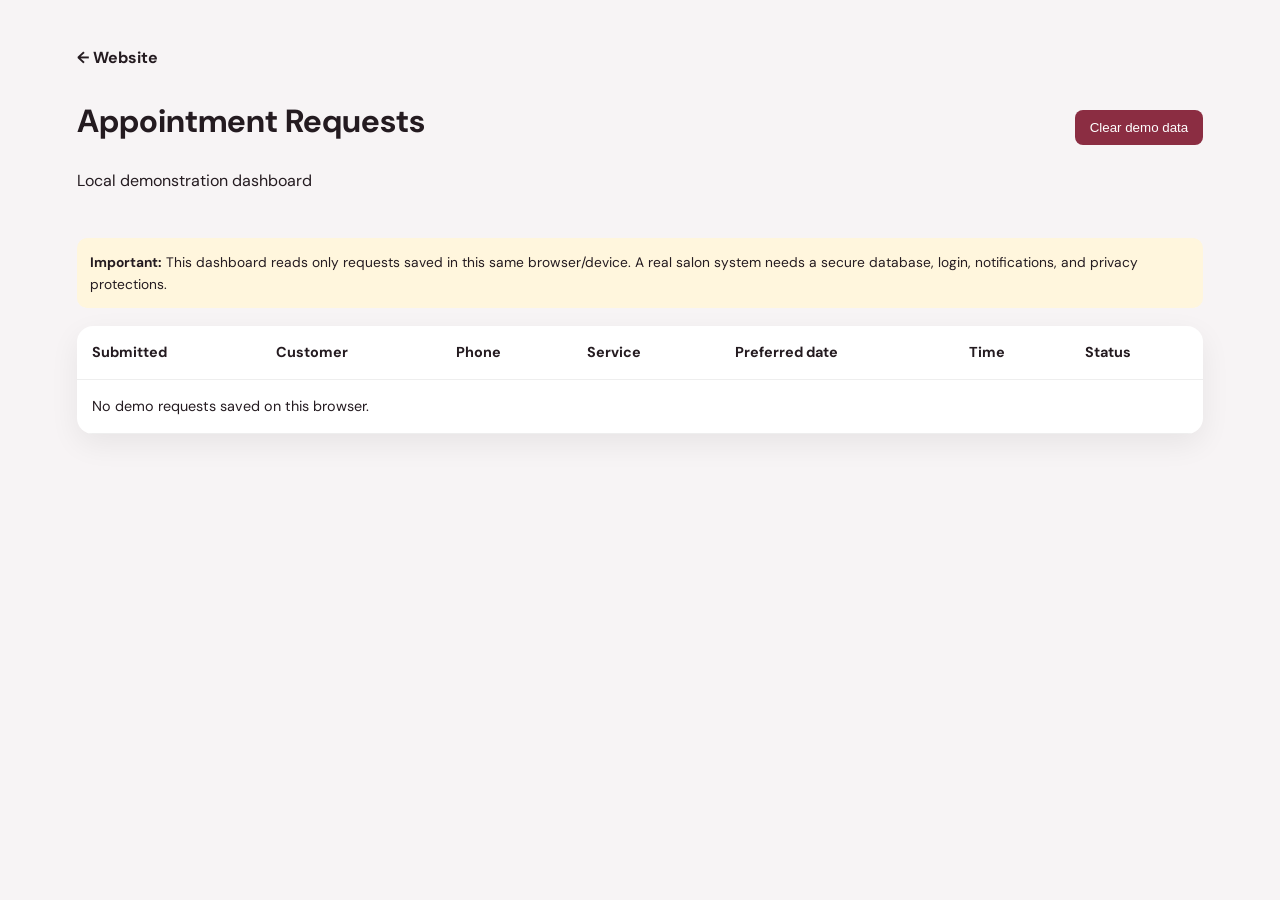
<file: admin.html>
<!doctype html><html lang="en"><head><meta charset="utf-8"><meta name="viewport" content="width=device-width,initial-scale=1"><title>Booking Demo Dashboard</title><link href="https://fonts.googleapis.com/css2?family=DM+Sans:wght@400;500;600;700&family=Playfair+Display:wght@600;700&display=swap" rel="stylesheet"><link rel="stylesheet" href="assets/style.css"></head><body><main class="dashboard"><div class="dash-head"><div><a class="back" href="index.html">← Website</a><h1>Appointment Requests</h1><p>Local demonstration dashboard</p></div><button class="danger" id="clear">Clear demo data</button></div><div class="notice"><strong>Important:</strong> This dashboard reads only requests saved in this same browser/device. A real salon system needs a secure database, login, notifications, and privacy protections.</div><div class="table-wrap"><table class="table"><thead><tr><th>Submitted</th><th>Customer</th><th>Phone</th><th>Service</th><th>Preferred date</th><th>Time</th><th>Status</th></tr></thead><tbody id="rows"></tbody></table></div></main><script src="assets/admin.js"></script></body></html>
</file>
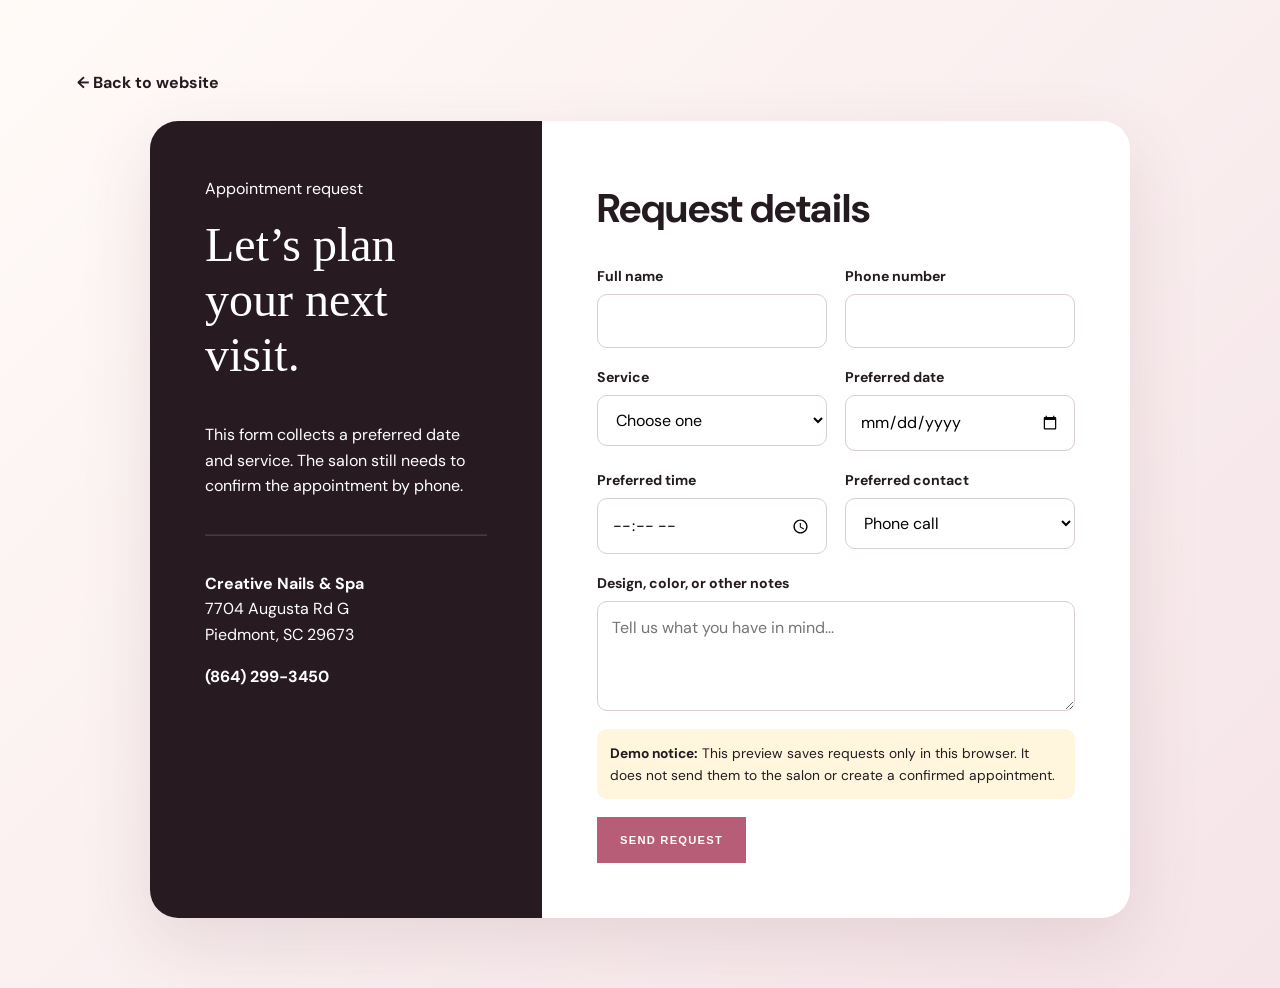
<file: booking.html>
<!doctype html><html lang="en"><head><meta charset="utf-8"><meta name="viewport" content="width=device-width,initial-scale=1"><title>Request an Appointment | Creative Nails & Spa</title><link rel="preconnect" href="https://fonts.googleapis.com"><link rel="preconnect" href="https://fonts.gstatic.com" crossorigin><link href="https://fonts.googleapis.com/css2?family=DM+Sans:wght@400;500;600;700&family=Playfair+Display:wght@600;700&display=swap" rel="stylesheet"><link rel="stylesheet" href="assets/style.css"></head><body><main class="form-page"><a class="back" href="index.html">← Back to website</a><section class="form-shell"><div class="form-info"><p class="eyebrow">Appointment request</p><h1>Let’s plan your next visit.</h1><p>This form collects a preferred date and service. The salon still needs to confirm the appointment by phone.</p><hr style="border-color:#ffffff22;margin:35px 0"><p><strong>Creative Nails & Spa</strong><br>7704 Augusta Rd G<br>Piedmont, SC 29673</p><p><strong>(864) 299-3450</strong></p></div><div class="form-card"><h2 style="font-size:2.5rem;margin-bottom:25px">Request details</h2><form id="bookingForm"><div class="form-grid"><div class="field"><label for="name">Full name</label><input id="name" name="name" required></div><div class="field"><label for="phone">Phone number</label><input id="phone" name="phone" type="tel" required></div><div class="field"><label for="service">Service</label><select id="service" name="service" required><option value="">Choose one</option><option>Manicure</option><option>Gel manicure</option><option>Full set / nail enhancements</option><option>Pedicure</option><option>Deluxe pedicure</option><option>Waxing</option><option>Other</option></select></div><div class="field"><label for="date">Preferred date</label><input id="date" name="date" type="date" required></div><div class="field"><label for="time">Preferred time</label><input id="time" name="time" type="time" required></div><div class="field"><label for="contact">Preferred contact</label><select id="contact" name="contact"><option>Phone call</option><option>Text message</option></select></div><div class="field full"><label for="notes">Design, color, or other notes</label><textarea id="notes" name="notes" placeholder="Tell us what you have in mind..."></textarea></div></div><div class="notice"><strong>Demo notice:</strong> This preview saves requests only in this browser. It does not send them to the salon or create a confirmed appointment.</div><button class="btn primary" type="submit" style="border:0;cursor:pointer">Send request</button><div class="success" id="success">Your demo request was saved. The appointment is not confirmed until the salon contacts you.</div></form></div></section></main><script src="assets/booking.js"></script></body></html>
</file>
<file: assets/style.css>
:root{--ink:#241b20;--muted:#776b70;--cream:#fffaf7;--paper:#fffefe;--rose:#b85d78;--rose-dark:#8b3d59;--pink:#f5e4e8;--blush:#ead1d8;--gold:#b18a59;--dark:#271b21;--line:rgba(36,27,32,.13);--serif:'Italiana',serif;--sans:'DM Sans',sans-serif}*{box-sizing:border-box}html{scroll-behavior:smooth;scroll-padding-top:88px}body{margin:0;font-family:var(--sans);color:var(--ink);background:var(--cream);line-height:1.6;overflow-x:hidden}body.menu-open{overflow:hidden}img{display:block;width:100%}a{color:inherit}h1,h2,h3,p{margin-top:0}.page-loader{position:fixed;inset:0;background:var(--dark);display:grid;place-items:center;z-index:999;transition:opacity .7s ease,visibility .7s}.page-loader span{font:4rem var(--serif);color:#fff;animation:pulse 1s ease-in-out infinite alternate}.loaded .page-loader{opacity:0;visibility:hidden}@keyframes pulse{to{opacity:.45;letter-spacing:.08em}}
.site-header{height:86px;padding:0 5vw;display:flex;align-items:center;justify-content:space-between;position:fixed;inset:0 0 auto;background:transparent;z-index:50;transition:.35s ease}.site-header.scrolled{height:72px;background:rgba(255,250,247,.88);backdrop-filter:blur(18px);border-bottom:1px solid var(--line)}.brand{display:flex;align-items:center;gap:12px;text-decoration:none}.brand-mark{width:40px;height:40px;border:1px solid currentColor;border-radius:50%;display:grid;place-items:center;font:1.35rem var(--serif)}.brand-copy{display:grid;line-height:1}.brand-copy strong{font:1.32rem var(--serif);letter-spacing:.04em}.brand-copy small{text-transform:uppercase;letter-spacing:.25em;font-size:.52rem;margin-top:6px}.site-header nav{display:flex;align-items:center;gap:30px}.site-header nav>a{font-size:.79rem;text-transform:uppercase;letter-spacing:.12em;text-decoration:none;font-weight:600;position:relative}.site-header nav>a:not(.nav-cta):after{content:"";position:absolute;left:0;bottom:-7px;width:0;height:1px;background:var(--rose);transition:.25s}.site-header nav>a:hover:after{width:100%}.nav-cta{padding:12px 18px;background:var(--dark);color:#fff}.nav-cta span,.btn span{margin-left:10px}.menu{display:none;width:44px;height:44px;border:0;background:transparent;padding:10px}.menu span{display:block;height:1px;background:var(--ink);margin:7px 0;transition:.25s}
.hero{min-height:100svh;display:grid;grid-template-columns:1fr .88fr;align-items:center;gap:7vw;padding:130px 6vw 70px;position:relative;overflow:hidden;background:radial-gradient(circle at 15% 30%,#fff 0 6%,transparent 25%),var(--cream)}.hero-copy{position:relative;z-index:2}.eyebrow-line{display:flex;align-items:center;gap:14px;margin-bottom:25px}.eyebrow-line span{width:48px;height:1px;background:var(--rose)}.eyebrow-line p,.kicker{text-transform:uppercase;letter-spacing:.22em;font-size:.68rem;font-weight:700;color:var(--rose);margin:0}.hero h1,.section h2{font-family:var(--serif);font-weight:400;line-height:.92;letter-spacing:-.025em}.hero h1{font-size:clamp(4.5rem,8.7vw,9rem);margin:0}.hero h1 em,.section h2 em{font-style:italic;color:var(--rose)}.lead{max-width:570px;font-size:1.08rem;color:var(--muted);margin:30px 0}.actions{display:flex;align-items:center;gap:28px;flex-wrap:wrap}.btn{display:inline-flex;align-items:center;justify-content:center;text-decoration:none;text-transform:uppercase;letter-spacing:.11em;font-size:.7rem;font-weight:700;padding:17px 23px;border:1px solid transparent;transition:.3s}.btn.primary{background:var(--rose);color:#fff}.btn.primary:hover{background:var(--rose-dark);transform:translateY(-2px)}.text-link{font-size:.79rem;font-weight:700;text-decoration:none;border-bottom:1px solid var(--line);padding-bottom:5px}.text-link span{margin-left:12px;color:var(--rose)}.hero-proof{display:flex;align-items:center;gap:18px;margin-top:44px;padding-top:25px;border-top:1px solid var(--line);max-width:500px}.proof-rating{display:flex;gap:10px;align-items:center}.proof-rating strong{font:2.2rem var(--serif)}.proof-rating span,.stars{letter-spacing:.08em;color:var(--gold);font-size:.75rem}.proof-copy{display:grid;border-left:1px solid var(--line);padding-left:18px}.proof-copy strong{font-size:.8rem}.proof-copy small{font-size:.69rem;color:var(--muted);margin-top:2px}.hero-visual{position:relative;height:min(72vh,730px);min-height:530px}.hero-image-wrap{height:100%;overflow:hidden;border-radius:49% 49% 5px 5px;box-shadow:0 35px 80px rgba(92,49,62,.18);position:relative}.hero-image-wrap:after{content:"";position:absolute;inset:0;background:linear-gradient(to bottom,transparent 60%,rgba(50,25,35,.16))}.hero-image-wrap img{height:100%;object-fit:cover}.floating-card{position:absolute;background:rgba(255,254,254,.88);backdrop-filter:blur(14px);box-shadow:0 20px 55px rgba(70,39,49,.16);z-index:3}.card-clean{left:-85px;bottom:70px;padding:17px 20px;display:flex;align-items:center;gap:12px}.card-clean>span{width:38px;height:38px;border-radius:50%;display:grid;place-items:center;background:var(--pink);color:var(--rose)}.card-clean div{display:grid}.card-clean strong{font-size:.75rem}.card-clean small{font-size:.64rem;color:var(--muted)}.card-rating{right:-32px;top:74px;padding:19px;display:grid;text-align:center}.card-rating strong{font:2rem var(--serif);line-height:1}.card-rating span{font-size:.58rem;color:var(--gold)}.card-rating small{font-size:.58rem;text-transform:uppercase;letter-spacing:.12em;margin-top:6px}.hero-orbit{position:absolute;right:-70px;bottom:58px;width:130px;height:130px;border:1px solid rgba(36,27,32,.28);border-radius:50%;display:grid;place-items:center;font-size:.55rem;text-transform:uppercase;letter-spacing:.12em;transform:rotate(18deg);background:rgba(255,250,247,.65)}.hero-glow{position:absolute;border-radius:50%;filter:blur(2px);opacity:.5}.glow-one{width:350px;height:350px;background:#f0dbe0;left:-190px;bottom:-130px}.glow-two{width:220px;height:220px;background:#f2e0c8;right:-110px;top:30px}.scroll-cue{position:absolute;bottom:25px;left:6vw;display:flex;align-items:center;gap:10px;text-decoration:none;text-transform:uppercase;letter-spacing:.18em;font-size:.55rem}.scroll-cue span{width:45px;height:1px;background:var(--ink)}
.section{padding:125px 6vw}.welcome{display:grid;grid-template-columns:.25fr 1.15fr .65fr;gap:5vw;align-items:end;background:var(--paper)}.welcome-number{font:5rem var(--serif);color:var(--blush)}.welcome h2,.section-intro h2,.experience h2,.gallery-heading h2,.cta-band h2,.visit h2{font-size:clamp(3.7rem,6vw,6.6rem)}.welcome-text{color:var(--muted);font-size:1rem}.welcome-text p{margin-bottom:32px}.services-section{background:var(--dark);color:#fff}.section-intro{display:grid;grid-template-columns:1fr .55fr;gap:8vw;align-items:end;margin-bottom:70px}.section-intro>p{color:#c9bdc2;max-width:430px}.kicker.light{color:#e9b0c0}.service-row{display:grid;grid-template-columns:70px 1fr auto;align-items:center;gap:25px;padding:29px 4px;border-top:1px solid rgba(255,255,255,.16);text-decoration:none;transition:.3s}.service-row:last-of-type{border-bottom:1px solid rgba(255,255,255,.16)}.service-row:hover{padding-left:20px;background:rgba(255,255,255,.035)}.service-num{font-size:.65rem;color:#dca2b3}.service-row h3{font:2.15rem var(--serif);font-weight:400;margin:0 0 5px}.service-row p{margin:0;color:#b9abb1;font-size:.84rem}.service-arrow{font-size:1.5rem;color:#dca2b3}.service-note{text-align:right;color:#9f9197;font-size:.72rem;margin:22px 0 0}.experience{display:grid;grid-template-columns:1fr 1fr;gap:9vw;align-items:center}.experience-images{height:720px;position:relative}.exp-main{width:79%;height:85%;object-fit:cover}.exp-small{position:absolute;width:46%;height:39%;object-fit:cover;right:0;bottom:0;border:10px solid var(--cream)}.exp-badge{position:absolute;right:3%;top:9%;width:120px;height:120px;border-radius:50%;background:var(--rose);color:#fff;display:grid;place-content:center;text-align:center;box-shadow:0 20px 40px rgba(117,48,70,.2)}.exp-badge strong{font:1.7rem var(--serif)}.exp-badge span{font-size:.58rem;text-transform:uppercase;letter-spacing:.1em}.experience-copy>p:not(.kicker){color:var(--muted);max-width:560px;margin:30px 0 42px}.benefit-grid{display:grid;grid-template-columns:1fr 1fr;gap:0}.benefit-grid div{padding:20px 5px;border-top:1px solid var(--line);display:grid;gap:6px}.benefit-grid span{font-size:.62rem;color:var(--rose)}.benefit-grid strong{font-size:.85rem}.gallery-section{background:#f7eef0}.gallery-heading{display:grid;grid-template-columns:1fr .35fr;align-items:end;margin-bottom:50px}.gallery-heading .kicker{grid-column:1/-1}.gallery-heading>p:last-child{color:var(--muted);font-size:.82rem}.gallery-grid{display:grid;grid-template-columns:1.15fr .85fr .85fr;grid-template-rows:310px 310px;gap:16px}.gallery-item{margin:0;position:relative;overflow:hidden;background:#ddd}.gallery-item.item-tall{grid-row:span 2}.gallery-item.item-wide{grid-column:span 2}.gallery-item img{height:100%;object-fit:cover;transition:transform .7s}.gallery-item:after{content:"";position:absolute;inset:0;background:linear-gradient(to top,rgba(33,18,25,.52),transparent 55%)}.gallery-item:hover img{transform:scale(1.045)}.gallery-item figcaption{position:absolute;z-index:2;left:22px;right:22px;bottom:18px;color:#fff;text-transform:uppercase;letter-spacing:.12em;font-size:.69rem}.gallery-item figcaption span{margin-right:15px;color:#f0bdcb}.review-section{display:grid;grid-template-columns:.42fr 1fr;gap:10vw;align-items:center}.review-score{text-align:center;border-right:1px solid var(--line);padding-right:7vw}.score-label{display:block;text-transform:uppercase;letter-spacing:.2em;font-size:.62rem;color:var(--muted)}.review-score>strong{display:block;font:8rem var(--serif);line-height:1;margin:14px 0}.review-score p{font-size:.75rem;color:var(--muted)}.quote-mark{font:6rem var(--serif);color:var(--blush);line-height:.5}.review-feature blockquote{font:clamp(2.2rem,4.1vw,4.4rem)/1.12 var(--serif);margin:25px 0 30px}.review-feature cite{font-style:normal;text-transform:uppercase;letter-spacing:.13em;font-size:.65rem;color:var(--muted)}.review-dots{display:flex;gap:7px;margin-top:45px}.review-dots span{width:25px;height:2px;background:#d8cdd1}.review-dots .active{background:var(--rose)}.cta-band{position:relative;background:var(--rose);color:#fff;display:grid;grid-template-columns:1fr auto;gap:8vw;align-items:end;overflow:hidden}.cta-band .kicker{color:#f5dce3}.cta-band h2 em{color:#f8dfe5}.cta-action{text-align:right}.btn.cream{background:var(--cream);color:var(--ink)}.cta-action p{font-size:.73rem;margin:18px 0 0;color:#f4dce2}.cta-glow{position:absolute;width:420px;height:420px;border:1px solid rgba(255,255,255,.16);border-radius:50%;right:-170px;top:-220px}.visit{display:grid;grid-template-columns:.78fr 1.22fr;gap:7vw;align-items:center}.visit-details{display:grid;gap:0;margin:45px 0}.visit-details div{display:grid;grid-template-columns:100px 1fr;border-top:1px solid var(--line);padding:17px 0}.visit-details div:last-child{border-bottom:1px solid var(--line)}.visit-details span{text-transform:uppercase;letter-spacing:.15em;font-size:.6rem;color:var(--rose)}.visit-details p{margin:0;font-size:.86rem}.visit-details a{text-decoration:none}.dark-btn{background:var(--dark);color:#fff}.map-shell{height:590px;position:relative}.map{width:100%;height:100%;border:0;filter:grayscale(.3) sepia(.08)}.map-pin{position:absolute;left:50%;top:50%;transform:translate(-50%,-50%);width:60px;height:60px;border-radius:50% 50% 50% 0;rotate:-45deg;background:var(--rose);color:#fff;display:grid;place-items:center;font:1.7rem var(--serif);box-shadow:0 15px 30px rgba(78,38,52,.25)}.map-pin::first-letter{rotate:45deg}footer{padding:55px 6vw 30px;background:#1d1519;color:#efe7ea;display:grid;grid-template-columns:1fr auto;gap:45px}.footer-links{display:flex;gap:28px;align-items:center}.footer-links a{text-decoration:none;text-transform:uppercase;letter-spacing:.13em;font-size:.62rem}.footer-meta{grid-column:1/-1;border-top:1px solid rgba(255,255,255,.12);padding-top:22px;display:flex;justify-content:space-between;color:#a99da2;font-size:.65rem}.mobile-bar{display:none}.reveal{opacity:0;transform:translateY(28px);transition:opacity .85s ease,transform .85s cubic-bezier(.2,.7,.2,1)}.reveal.show{opacity:1;transform:none}
.form-page{min-height:100vh;padding:70px 6vw;background:linear-gradient(135deg,var(--cream),var(--pink))}.form-shell{max-width:980px;margin:auto;display:grid;grid-template-columns:.8fr 1.2fr;background:#fff;border-radius:28px;overflow:hidden;box-shadow:0 25px 70px #6d425522}.form-info{background:var(--dark);color:#fff;padding:55px}.form-info h1{font:3rem var(--serif)}.form-card{padding:55px}.form-grid{display:grid;grid-template-columns:1fr 1fr;gap:18px}.field{display:flex;flex-direction:column;gap:7px}.field.full{grid-column:1/-1}.field label{font-weight:700;font-size:.88rem}.field input,.field select,.field textarea{width:100%;padding:13px 14px;border:1px solid #d9cdd0;border-radius:10px;font:inherit;background:#fff}.field textarea{min-height:110px;resize:vertical}.notice{font-size:.86rem;background:#fff6dd;padding:13px;border-radius:10px;margin:18px 0}.success{display:none;background:#e6f6ea;color:#245e31;padding:16px;border-radius:10px;margin-top:18px}.back{display:inline-block;margin-bottom:25px;text-decoration:none;font-weight:700}.dashboard{padding:45px 6vw;min-height:100vh;background:#f7f4f5}.dash-head{display:flex;justify-content:space-between;align-items:center;gap:20px;margin-bottom:28px}.table-wrap{overflow:auto;background:#fff;border-radius:16px;box-shadow:0 10px 30px #0001}.table{width:100%;border-collapse:collapse;min-width:850px}.table th,.table td{text-align:left;padding:15px;border-bottom:1px solid #eee;font-size:.9rem}.status{padding:5px 9px;border-radius:999px;background:#fff0c9;font-weight:700}.danger{background:#8b2d42;color:#fff;border:0;padding:10px 15px;border-radius:8px;cursor:pointer}
@media(max-width:1050px){.site-header nav{gap:18px}.site-header nav>a{font-size:.7rem}.hero{grid-template-columns:1fr 1fr}.card-clean{left:-35px}.hero-orbit{display:none}.experience-images{height:620px}.gallery-grid{grid-template-rows:270px 270px}}
@media(max-width:820px){.site-header{height:72px;padding:0 22px;background:rgba(255,250,247,.9);backdrop-filter:blur(16px)}.menu{display:block;position:relative;z-index:2}.site-header.open .menu span:first-child{transform:translateY(4px) rotate(45deg)}.site-header.open .menu span:last-child{transform:translateY(-4px) rotate(-45deg)}.site-header nav{position:fixed;inset:0;background:var(--cream);display:flex;flex-direction:column;justify-content:center;align-items:center;gap:25px;opacity:0;visibility:hidden;transform:translateY(-12px);transition:.3s}.site-header.open nav{opacity:1;visibility:visible;transform:none}.site-header nav>a{font:2.1rem var(--serif);text-transform:none;letter-spacing:0}.site-header nav .nav-cta{font:700 .72rem var(--sans);text-transform:uppercase;letter-spacing:.12em}.hero{grid-template-columns:1fr;padding:120px 22px 80px;gap:55px}.hero h1{font-size:clamp(4.2rem,17vw,7rem)}.hero-visual{height:560px;min-height:0;width:88%;margin-left:auto}.card-clean{left:-13%;bottom:45px}.card-rating{right:-8%;top:55px}.scroll-cue{display:none}.section{padding:90px 22px}.welcome{grid-template-columns:1fr;gap:28px}.welcome-number{font-size:3.5rem}.section-intro,.experience,.review-section,.cta-band,.visit{grid-template-columns:1fr}.section-intro{gap:25px;margin-bottom:45px}.service-row{grid-template-columns:38px 1fr auto}.service-row h3{font-size:1.65rem}.experience{gap:60px}.experience-images{height:570px}.gallery-heading{grid-template-columns:1fr}.gallery-heading>p:last-child{margin-top:20px}.gallery-grid{grid-template-columns:1fr 1fr;grid-template-rows:360px 260px 300px}.gallery-item.item-tall{grid-row:span 2}.gallery-item.item-wide{grid-column:span 2}.review-section{gap:55px}.review-score{border-right:0;border-bottom:1px solid var(--line);padding:0 0 45px}.review-score>strong{font-size:6rem}.cta-band{gap:40px}.cta-action{text-align:left}.map-shell{height:470px}footer{grid-template-columns:1fr}.footer-links{flex-wrap:wrap}.footer-meta{grid-column:auto;flex-direction:column;gap:6px}.mobile-bar{display:grid;grid-template-columns:1fr 1fr 1.15fr;position:fixed;z-index:48;left:12px;right:12px;bottom:12px;background:rgba(35,25,30,.95);backdrop-filter:blur(16px);color:#fff;box-shadow:0 15px 45px rgba(0,0,0,.25)}.mobile-bar a{text-decoration:none;display:flex;align-items:center;justify-content:center;gap:6px;padding:13px 5px;text-transform:uppercase;letter-spacing:.1em;font-size:.55rem;border-right:1px solid rgba(255,255,255,.12)}.mobile-bar a:last-child{border:0}.mobile-bar .mobile-book{background:var(--rose)}body{padding-bottom:67px}.form-shell{grid-template-columns:1fr}.form-grid{grid-template-columns:1fr}.field.full{grid-column:auto}.form-info,.form-card{padding:35px 24px}}
@media(max-width:520px){.brand-mark{width:34px;height:34px}.brand-copy strong{font-size:1.15rem}.hero-visual{height:430px;width:92%}.card-clean{left:-9%;padding:12px}.card-clean small{display:none}.card-rating{right:-5%;padding:13px}.hero-proof{align-items:flex-start}.proof-rating{display:grid;gap:0}.section h2{font-size:3.45rem}.service-row p{font-size:.74rem}.experience-images{height:440px}.exp-badge{width:95px;height:95px}.benefit-grid{grid-template-columns:1fr}.gallery-grid{display:flex;overflow:auto;scroll-snap-type:x mandatory;margin-right:-22px;padding-right:22px}.gallery-item,.gallery-item.item-tall,.gallery-item.item-wide{min-width:82vw;height:430px;scroll-snap-align:start}.review-feature blockquote{font-size:2.45rem}.map-shell{height:390px}}
@media(prefers-reduced-motion:reduce){*{scroll-behavior:auto!important;animation:none!important;transition:none!important}.reveal{opacity:1;transform:none}.page-loader{display:none}}

/* Real salon photography upgrade */
.hero-image-wrap img{object-position:center 48%}.experience-images .exp-main{object-position:center 48%}.experience-images .exp-small{object-position:center 45%}.real-gallery{grid-template-columns:repeat(4,1fr);grid-auto-rows:250px;grid-template-rows:none}.real-gallery .gallery-item{min-height:0}.real-gallery .gallery-item.item-tall{grid-row:span 2}.real-gallery .gallery-item.item-wide{grid-column:span 2}.gallery-item{cursor:zoom-in}.gallery-item:focus-visible{outline:3px solid var(--rose);outline-offset:4px}.gallery-item::after{content:"View";position:absolute;right:18px;top:18px;z-index:3;padding:8px 12px;border:1px solid rgba(255,255,255,.45);background:rgba(26,17,21,.35);backdrop-filter:blur(8px);color:#fff;text-transform:uppercase;letter-spacing:.14em;font-size:.55rem;opacity:0;transform:translateY(-5px);transition:.3s}.gallery-item:hover::after,.gallery-item:focus::after{opacity:1;transform:none}.lightbox{position:fixed;inset:0;z-index:100;background:rgba(17,10,14,.93);display:grid;place-items:center;padding:70px 24px 34px;opacity:0;visibility:hidden;transition:opacity .28s ease,visibility .28s ease}.lightbox.open{opacity:1;visibility:visible}.lightbox img{max-width:min(900px,92vw);max-height:80vh;object-fit:contain;box-shadow:0 30px 90px rgba(0,0,0,.45)}.lightbox p{margin:16px 0 0;color:#f8edf0;text-transform:uppercase;letter-spacing:.16em;font-size:.66rem}.lightbox-close{position:absolute;right:25px;top:18px;width:48px;height:48px;border:1px solid rgba(255,255,255,.28);border-radius:50%;background:transparent;color:#fff;font:2rem/1 var(--sans);cursor:pointer}.lightbox-close:hover{background:#fff;color:#21161b}.lightbox-open{overflow:hidden}.footer-links{gap:22px}
@media(max-width:1050px){.real-gallery{grid-template-columns:repeat(3,1fr)}}
@media(max-width:820px){.real-gallery{grid-template-columns:1fr 1fr;grid-auto-rows:310px}.real-gallery .gallery-item.item-wide{grid-column:span 2}.real-gallery .gallery-item.item-tall{grid-row:span 2}}
@media(max-width:520px){.real-gallery{display:flex;grid-template-columns:none;grid-auto-rows:auto}.real-gallery .gallery-item,.real-gallery .gallery-item.item-tall,.real-gallery .gallery-item.item-wide{min-width:82vw;height:460px}.gallery-item::after{display:none}.lightbox{padding:65px 12px 24px}.lightbox img{max-width:96vw;max-height:76vh}.lightbox-close{right:14px;top:12px}}
</file>
